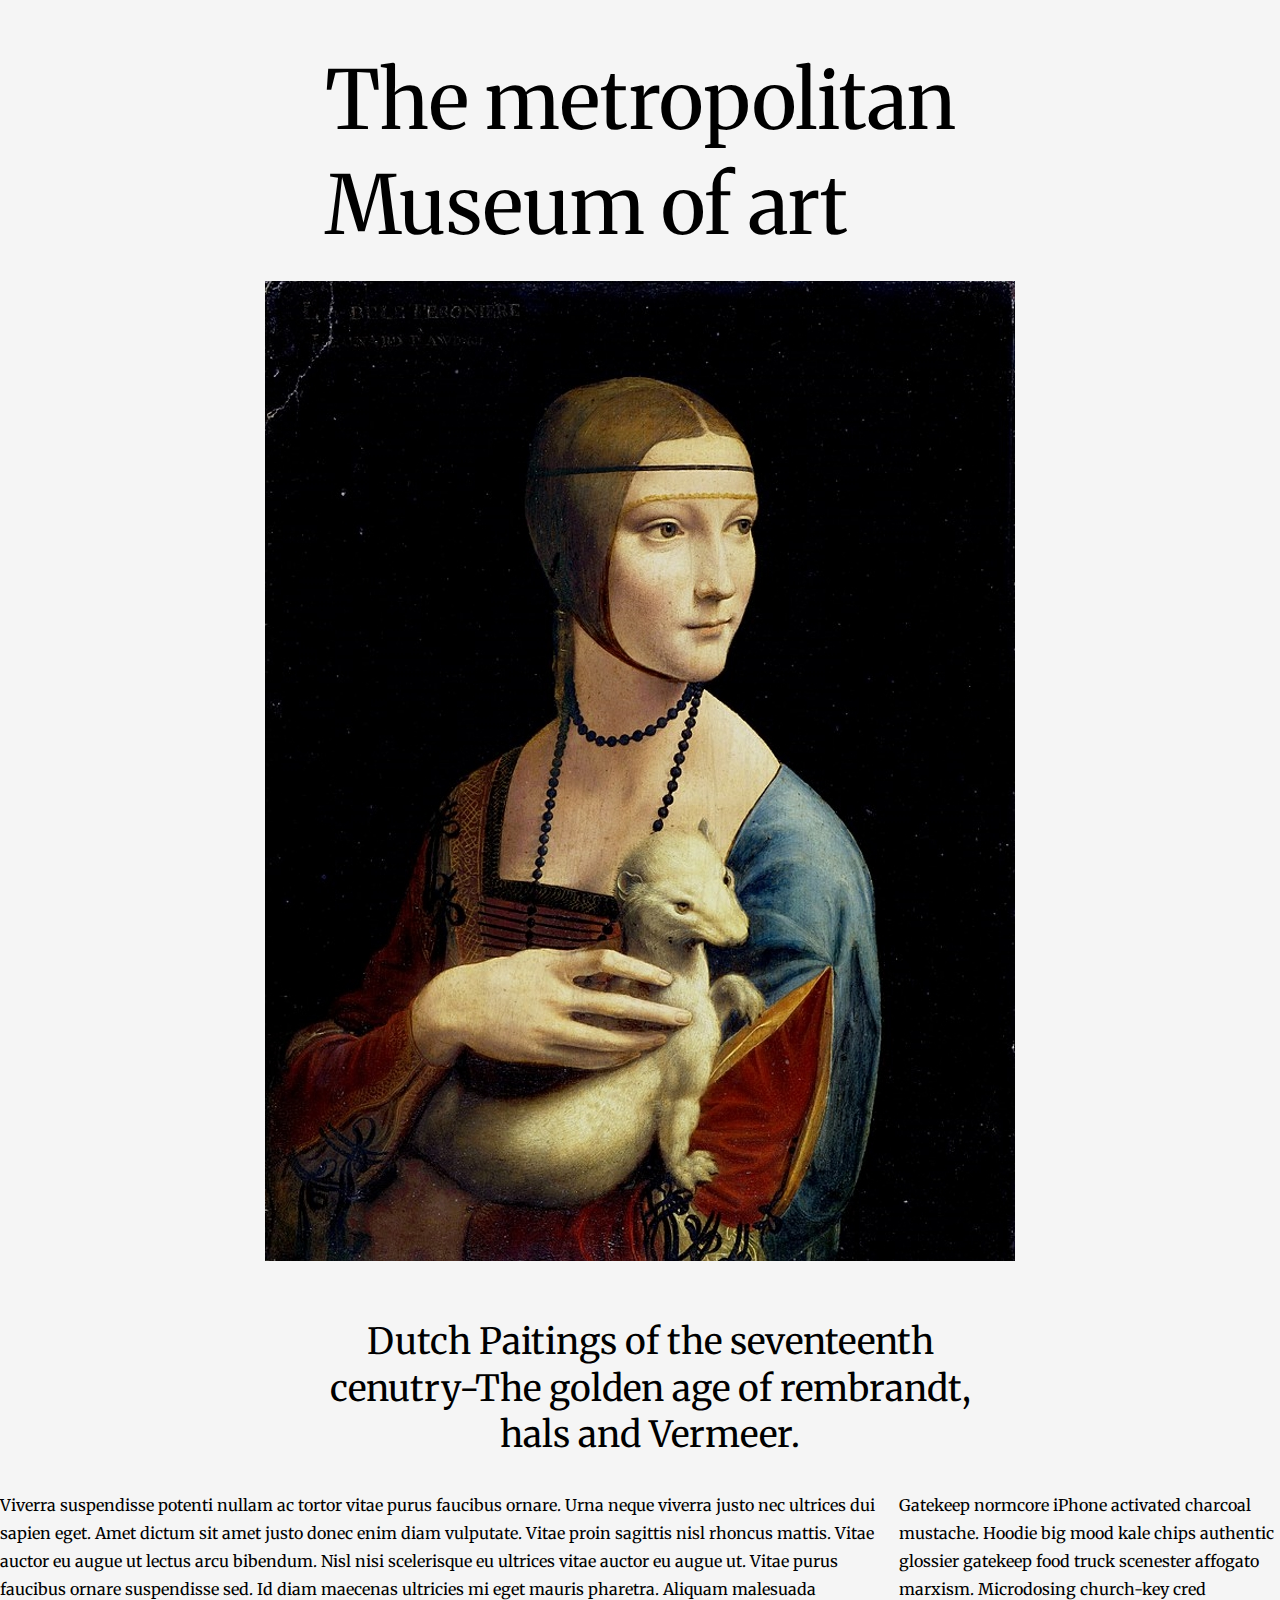
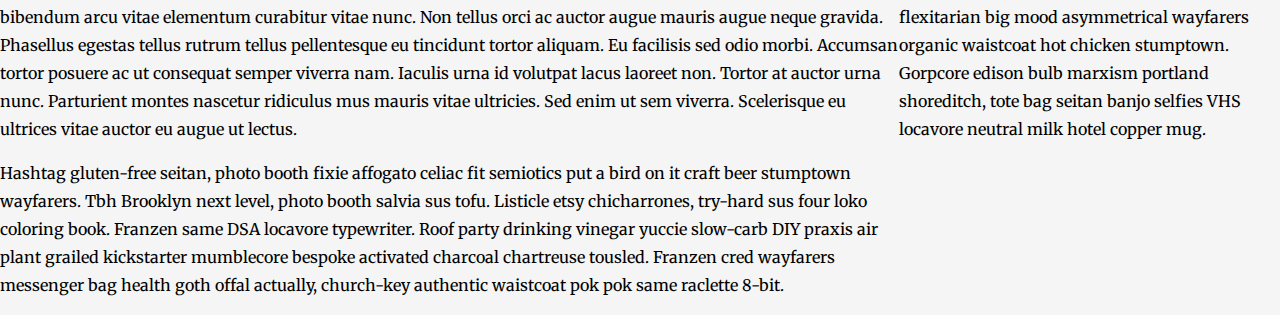
<file: Metropolitan_test/index.html>
<!DOCTYPE html>
<html lang="en">
<head>
    <meta charset="UTF-8">
    <meta name="viewport" content="width=device-width, initial-scale=1.0">
    <title>Metropolitan</title>
    <link rel="stylesheet" href="css/style.css">
    <link rel="preconnect" href="https://fonts.googleapis.com">
    <link rel="preconnect" href="https://fonts.gstatic.com" crossorigin>
    <link href="https://fonts.googleapis.com/css2?family=Merriweather:wght@300;400;500;600;700;800&
display=swap" rel="stylesheet">
</head>
<body>
    <section class="hero">
        <header class="wrapper">
        </header>
        <div class="hero-slogan">
            <h2>The metropolitan <br>Museum of art</h2>
        </div>
        <div class="picture">
            <img src="assets/leonardo-da-vinci-lady-with-ermine-circa-1490.webp" alt="" width="750" height="980">
        </div>
    </section>
    <section class="intro wrapper ">
        <div class="intros ">
            <div>
                <h4>Dutch Paitings of the seventeenth <br> cenutry-The golden age of rembrandt, <br> hals and Vermeer.</h4>
            </div>
        </div>
    </section>
    <section>
        <div class="events-body d-flex">
                <article>
                    <p id="fw-6">Viverra suspendisse potenti nullam ac tortor vitae purus faucibus ornare. Urna neque viverra justo nec ultrices dui sapien eget. Amet dictum sit amet justo donec enim diam vulputate. Vitae proin sagittis nisl rhoncus mattis. Vitae auctor eu augue ut lectus arcu bibendum. Nisl nisi scelerisque eu ultrices vitae auctor eu augue ut. Vitae purus faucibus ornare suspendisse sed. Id diam maecenas ultricies mi eget mauris pharetra. Aliquam malesuada bibendum arcu vitae elementum curabitur vitae nunc. Non tellus orci ac auctor augue mauris augue neque gravida. Phasellus egestas tellus rutrum tellus pellentesque eu tincidunt tortor aliquam. Eu facilisis sed odio morbi. Accumsan tortor posuere ac ut consequat semper viverra nam. Iaculis urna id volutpat lacus laoreet non. Tortor at auctor urna nunc. Parturient montes nascetur ridiculus mus mauris vitae ultricies. Sed enim ut sem viverra. Scelerisque eu ultrices vitae auctor eu augue ut lectus.<p>
                    <p>Hashtag gluten-free seitan, photo booth fixie affogato celiac fit semiotics put a bird on it craft beer stumptown wayfarers. Tbh Brooklyn next level, photo booth salvia sus tofu. Listicle etsy chicharrones, try-hard sus four loko coloring book. Franzen same DSA locavore typewriter. Roof party drinking vinegar yuccie slow-carb DIY praxis air plant grailed kickstarter mumblecore bespoke activated charcoal chartreuse tousled. Franzen cred wayfarers messenger bag health goth offal actually, church-key authentic waistcoat pok pok same raclette 8-bit.</p>
                </article>
                <article>
                    Gatekeep normcore iPhone activated charcoal mustache. Hoodie big mood kale chips authentic glossier gatekeep food truck scenester affogato marxism. Microdosing church-key cred flexitarian big mood asymmetrical wayfarers organic waistcoat hot chicken stumptown. Gorpcore edison bulb marxism portland shoreditch, tote bag seitan banjo selfies VHS locavore neutral milk hotel copper mug.
                </article>
            </div>
    </section>
</body>
</html>
</file>
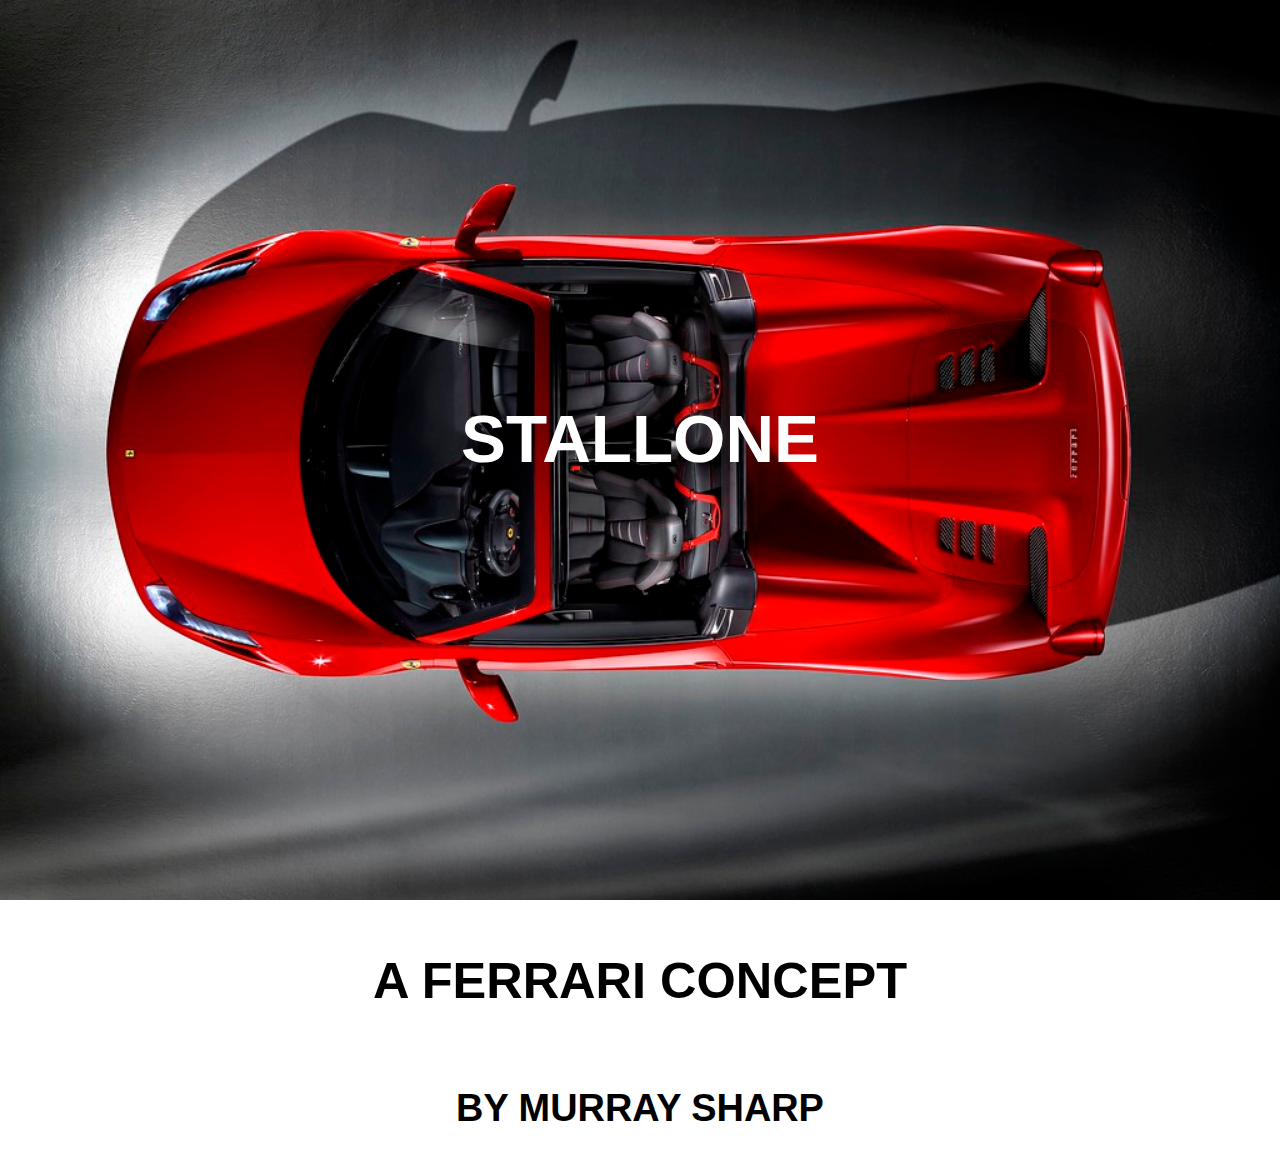
<file: StalloneFerrari_Tunnikontroll/index.html>
<!DOCTYPE html>
<html lang="en">
<head>
    <meta charset="UTF-8">
    <meta name="viewport" content="width=device-width, initial-scale=1.0">
    <title>Document</title>
    <link rel="stylesheet" href="css/style.css">
</head>
<body>
    <section class="hero wrapper">
        <div class="coloumn">
            <h1>STALLONE</h1>
        </div>
    </section>
    <section class="team wrapper">
        <div class="teams">
            <h2>A FERRARI CONCEPT</h2>
        </div>
        <div class="teams">
            <h3>BY MURRAY SHARP</h3>
        </div>
    </section>
</body>
</html>
</file>
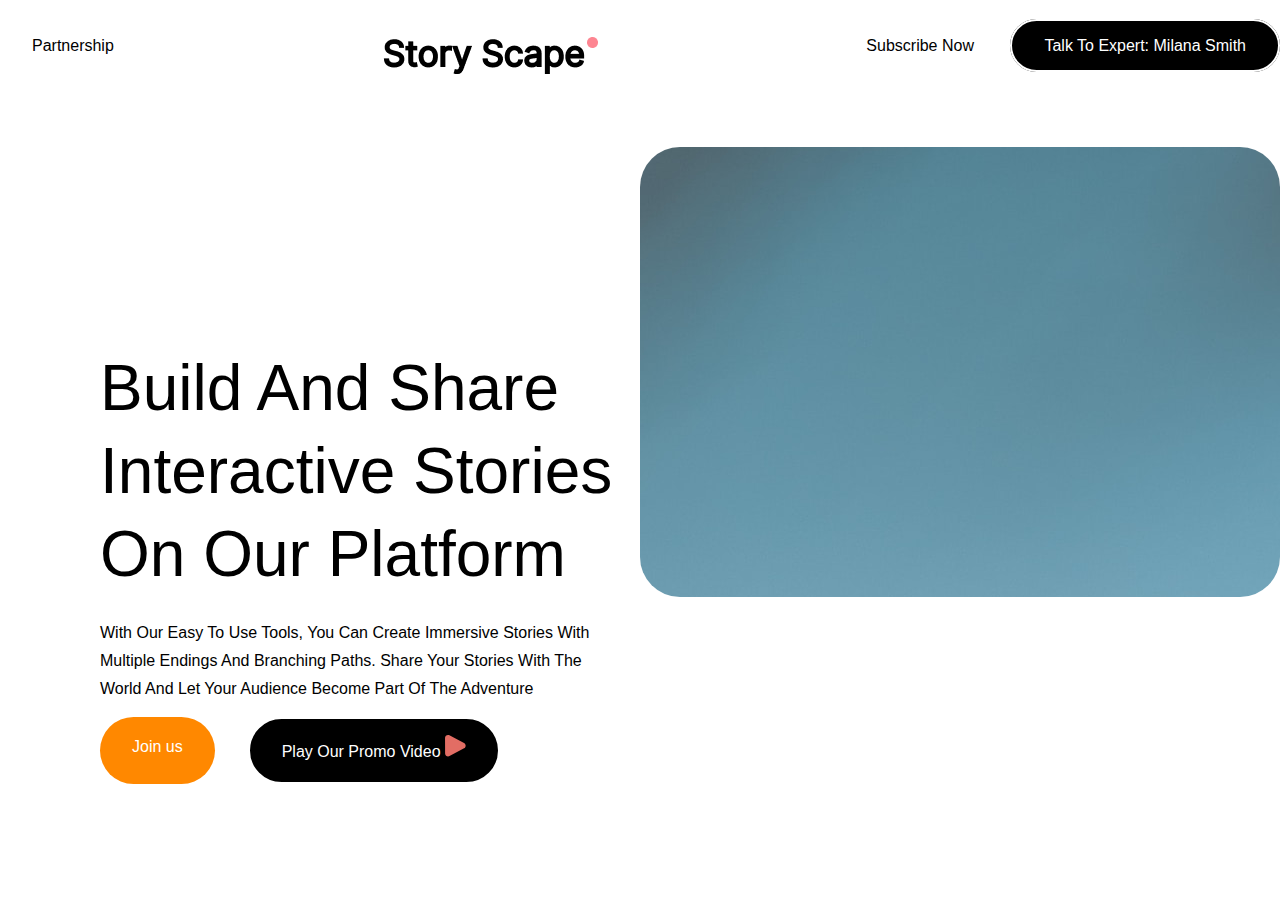
<file: StoryScape/index.html>
<!DOCTYPE html>
<html lang="en">
<head>
    <meta charset="UTF-8">
    <meta name="viewport" content="width=device-width, initial-scale=1.0">
    <title>StoryScape</title>
    <link rel="stylesheet" href="css/style.css">
</head>
<body>
    <section class="hero">
    <header class="wrapper">
        <div class="partner">
        <a href="#" class="white">Partnership</a>
        </div>
        <div class="logo">
            <a href="">
                <img src="assets/Group 1.png" alt="">
            </a>
        </div>
        <div class="contact">
        <a href="#" class="white">Subscribe Now</a>
        <a href="#" class="btn">Talk To Expert: Milana Smith</a>
        </div>
    </header>
    <div class="row"> 
        <div class="column">
            <div class="hero-slogan">
                <h1>Build And Share<br>Interactive Stories<br>On Our Platform</h1>
                <p>With Our Easy To Use Tools, You Can Create Immersive Stories With<br>Multiple Endings And Branching Paths. Share Your Stories With The <br> World And Let Your Audience Become Part Of The Adventure</p>
            </div>
            <div class="double-btn d-flex">
                <a href="#" class="orange">Join us</a>
                <a href="#" class="btn">Play Our Promo Video <img src="assets/Polygon_1.svg" alt=""> </a>
            </div>
        </div>
        <div class="hero-image column-second">
        </div>
    </div>
</section>
</body>
</html>
</file>
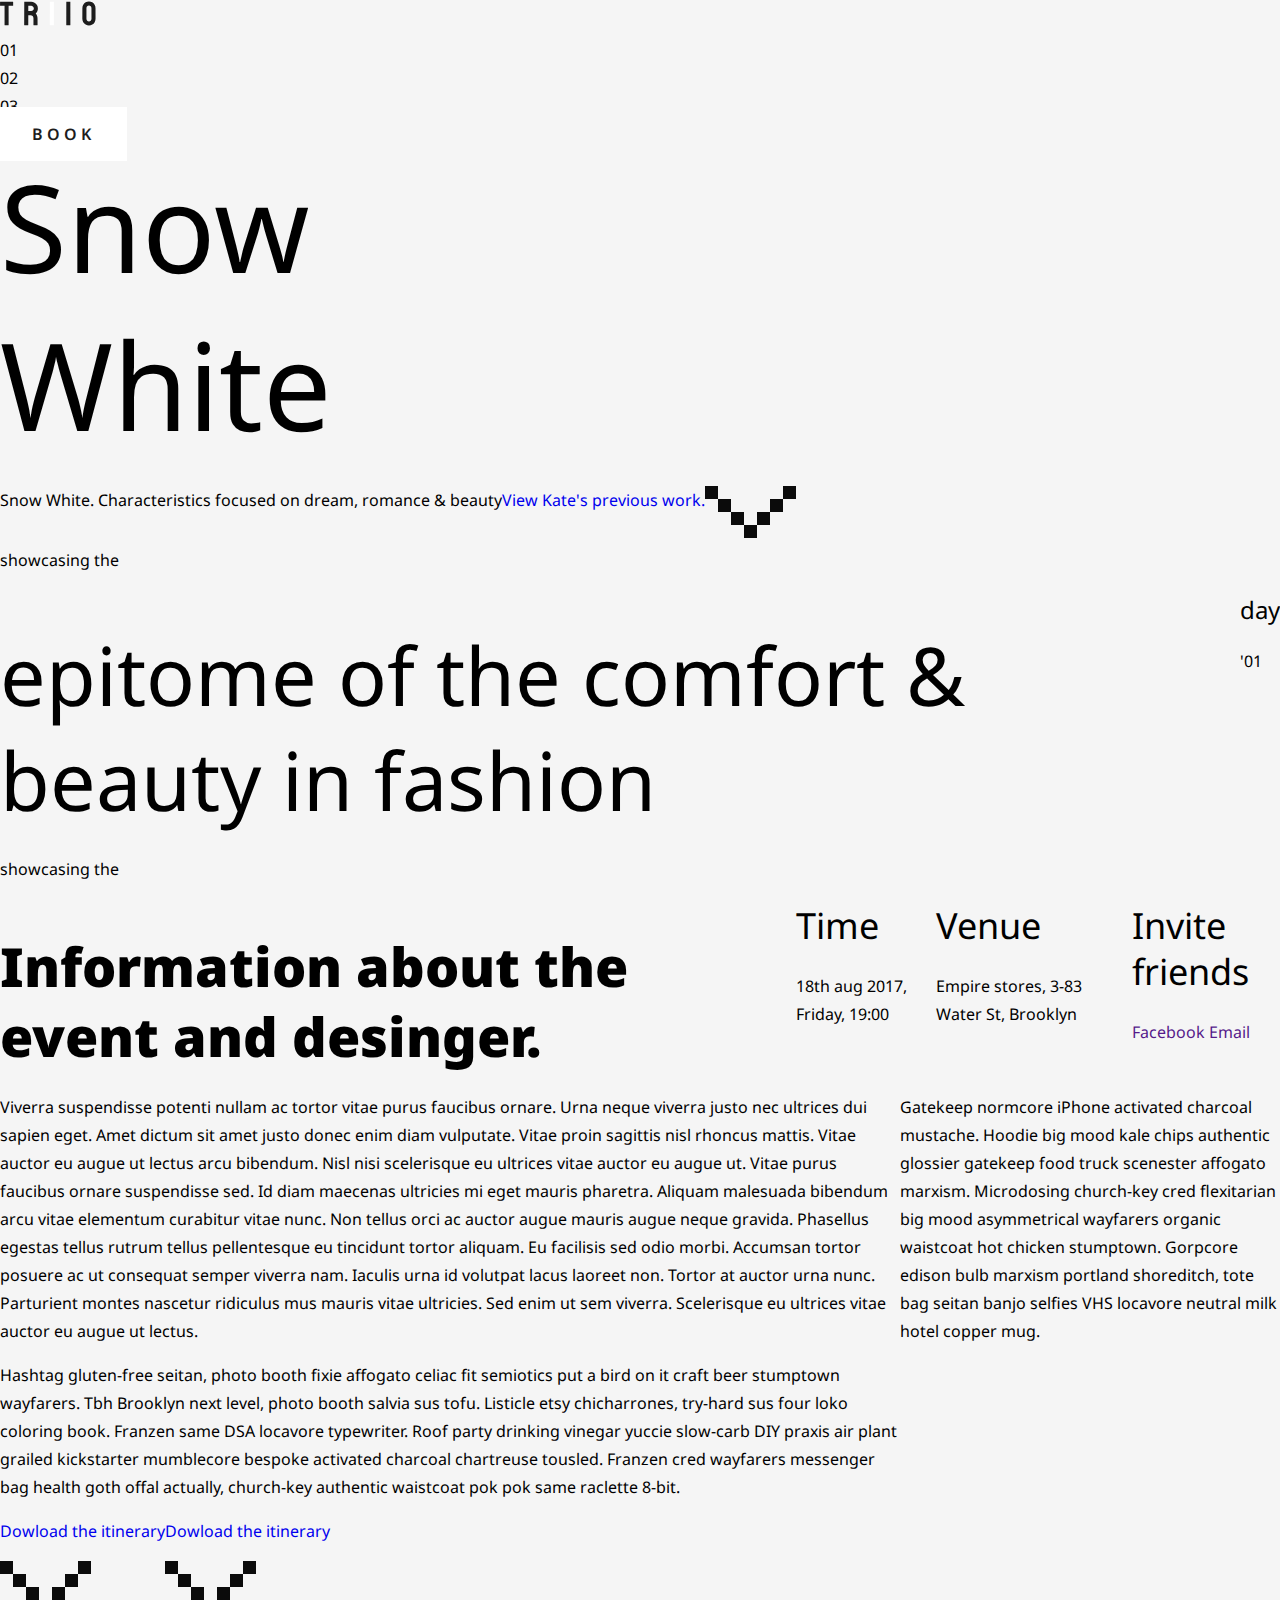
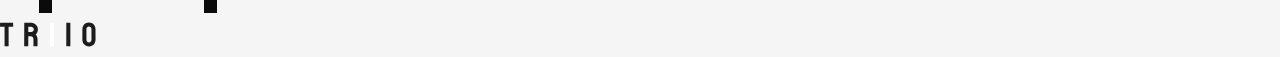
<file: Triio/index.html>
<!DOCTYPE html>
<html lang="en">
<head>
    <meta charset="UTF-8">
    <meta name="viewport" content="width=device-width, initial-scale=1.0">
    <title>Triio Shop</title>
    <link rel="stylesheet" href="css/style.css">
    <link rel="preconnect" href="https://fonts.googleapis.com">
    <link rel="preconnect" href="https://fonts.gstatic.com" crossorigin>
    <link href="https://fonts.googleapis.com/css2?family=Noto+Sans:wght@300;400;500;600;700;800&
display=swap" rel="stylesheet">
</head>
<body>
    <section class="hero">
        <header class="wrapper">
            <div class="logo">
                <a href="#">
                    <img src="assets/triio-logo.svg" alt="">
                </a>
            </div>
            <nav>
                <ul>
                    <li><a href="#"></a>01</li>
                    <li><a href="#"></a>02</li>
                    <li><a href="#"></a>03</li>
                </ul>
            </nav>
            <a href="#" class="btn">Book</a>
        </header>
        <div class="hero-slogan">
            <h1>Snow <br><span>White</span></h1>
        </div>
    </section>
    <section class="intro wrapper d-flex">
        <div class="intros d-flex">
            <div>
                <p>Snow White. Characteristics focused on dream, romance & beauty</p>
                <div id="line"></div>
            </div>
            <div>
                <a href="#">View Kate's previous work.</a>
                <div id="line"></div>
            </div>
        </div>
            <div>
            <img src="assets/arrow.svg" alt="">
            </div>
        </section>
        <section class="showcase wrapper">
            <div class="showcase-intro d-flex">
                <div>
                    <h6>showcasing the</h6>
                    <h2>epitome of the comfort & beauty in fashion</h2>
                </div>
                <div>
                    <h5>day</h5>
                    <p>'01</p>
                </div>
            </div>
            <div class="d-flex">
                <div>
                    <h6>showcasing the</h6>
                    <h3>Information about  the event and desinger.</h3>
                </div>
                <div class="d-flex events">
                <div>
                    <h4>Time</h4>
                    <time>18th aug 2017, Friday, 19:00</time>
                    <div id="line"></div>
                </div>
                <div>
                    <h4>Venue</h4>
                    <p>Empire stores, 3-83 Water St, Brooklyn</p>
                    <div id="line"></div>
                </div>
                <div>
                    <h4>Invite friends</h4>
                    <a href="">Facebook</a>
                    <a href="">Email</a>
                <div id="line"></div>
                </div>
            </div>
        </div>
            <div class="events-body d-flex">
                <article>
                    <p id="fw-6">Viverra suspendisse potenti nullam ac tortor vitae purus faucibus ornare. Urna neque viverra justo nec ultrices dui sapien eget. Amet dictum sit amet justo donec enim diam vulputate. Vitae proin sagittis nisl rhoncus mattis. Vitae auctor eu augue ut lectus arcu bibendum. Nisl nisi scelerisque eu ultrices vitae auctor eu augue ut. Vitae purus faucibus ornare suspendisse sed. Id diam maecenas ultricies mi eget mauris pharetra. Aliquam malesuada bibendum arcu vitae elementum curabitur vitae nunc. Non tellus orci ac auctor augue mauris augue neque gravida. Phasellus egestas tellus rutrum tellus pellentesque eu tincidunt tortor aliquam. Eu facilisis sed odio morbi. Accumsan tortor posuere ac ut consequat semper viverra nam. Iaculis urna id volutpat lacus laoreet non. Tortor at auctor urna nunc. Parturient montes nascetur ridiculus mus mauris vitae ultricies. Sed enim ut sem viverra. Scelerisque eu ultrices vitae auctor eu augue ut lectus.<p>
                    <p>Hashtag gluten-free seitan, photo booth fixie affogato celiac fit semiotics put a bird on it craft beer stumptown wayfarers. Tbh Brooklyn next level, photo booth salvia sus tofu. Listicle etsy chicharrones, try-hard sus four loko coloring book. Franzen same DSA locavore typewriter. Roof party drinking vinegar yuccie slow-carb DIY praxis air plant grailed kickstarter mumblecore bespoke activated charcoal chartreuse tousled. Franzen cred wayfarers messenger bag health goth offal actually, church-key authentic waistcoat pok pok same raclette 8-bit.</p>
                </article>
                <article>
                    Gatekeep normcore iPhone activated charcoal mustache. Hoodie big mood kale chips authentic glossier gatekeep food truck scenester affogato marxism. Microdosing church-key cred flexitarian big mood asymmetrical wayfarers organic waistcoat hot chicken stumptown. Gorpcore edison bulb marxism portland shoreditch, tote bag seitan banjo selfies VHS locavore neutral milk hotel copper mug.
                </article>
            </div>
            <div class="d-flex big buttons">
                <a href="#">
                    <div class="big-btn">
                        <p>Dowload the itinerary</p>
                        <img src="assets/arrow.svg" alt="">
                    </div>
                <a>
                <a href="#">
                    <div class="big-btn">
                        <p>Dowload the itinerary</p>
                        <img src="assets/arrow.svg" alt="">
                    </div>
                <a>
            </div>
    </section>
    <footer>
        <header class="wrapper">
            <div class="logo">
                <a href="">
                    <img src="assets/triio-logo.svg" alt="">
                </a>
            </div>
        </header>
    </footer>
</body>
</html>
</file>
<file: Metropolitan_test/css/style.css>
/* Reset */
/* http://meyerweb.com/eric/tools/css/reset/
   v2.0 | 20110126
   License: none (public domain)
*/

html, body, div, span, applet, object, iframe,
h1, h2, h3, h4, h5, h6, p, blockquote, pre,
a, abbr, acronym, address, big, cite, code,
del, dfn, em, img, ins, kbd, q, s, samp,
small, strike, strong, sub, sup, tt, var,
b, u, i, center,
dl, dt, dd, ol, ul, li,
fieldset, form, label, legend,
table, caption, tbody, tfoot, thead, tr, th, td,
article, aside, canvas, details, embed,
figure, figcaption, footer, header, hgroup,
menu, nav, output, ruby, section, summary,
time, mark, audio, video {
    margin: 0;
    padding: 0;
    border: 0;
    font-size: 100%;
    font: inherit;
    vertical-align: baseline;
}
/* HTML5 display-role reset for older browsers */
article, aside, details, figcaption, figure,
footer, header, hgroup, menu, nav, section {
    display: block;
}
body {
    line-height: 1;
}
ol, ul {
    list-style: none;
}
blockquote, q {
    quotes: none;
}
blockquote:before, blockquote:after,
q:before, q:after {
    content: '';
    content: none;
}
table {
    border-collapse: collapse;
    border-spacing: 0;
}
/* END Reset */

/* Typography */
html {font-size: 100%;} /*16px*/

body {
  background: whitesmoke ;
  font-family: 'Merriweather', sans-serif;
  font-weight: 400;
  line-height: 1.75;
  color: #000000;
}
.d-flex {
    display: flex;
}

p {margin-bottom: 1rem;}

h1, h2, h3, h4, h5 {
  margin: 3rem 0 1.38rem;
  font-family: 'Merriweather', sans-serif;
  font-weight: 400;
  line-height: 1.3;
}

h1 {
  margin-top: 0;
  font-size: 7.594rem;
}

h2 {font-size: 5.063rem;}

h3 {font-size: 3.375rem;
    font-weight: 900;  
}

h4 {font-size: 2.25rem;}

h5 {font-size: 1.5rem;}

small, .text_small {font-size: 0.667rem;}
/* END Typgraphy */

.hero-slogan {
    display: flex;
    justify-content: center;
    bottom: 75em;
    left: 50em;
    
}
.hero-slogan1 {
    display: flex;
    justify-content: center;
    bottom: 75em;
    left: 50em;
    
}
.picture {
    display: flex;
    justify-content: center;
    align-items: flex-end;
}
.intro {
    margin: auto;
    text-align: center;
    width: 100%;
    padding: 10px;
}
.wrapper {
    display: flex;
    justify-content: space-around;
}
.hero-slogan {
    display: flex;
    justify-content: center;
}
</file>
<file: StalloneFerrari_Tunnikontroll/css/style.css>
/* Reset */
/* http://meyerweb.com/eric/tools/css/res
   v2.0 | 20110126
   License: none (public domain)
*/

html, body, div, span, applet, object, if
h1, h2, h3, h4, h5, h6, p, blockquote, pr
a, abbr, acronym, address, big, cite, cod
del, dfn, em, img, ins, kbd, q, s, samp,
small, strike, strong, sub, sup, tt, var,
b, u, i, center,
dl, dt, dd, ol, ul, li,
fieldset, form, label, legend,
table, caption, tbody, tfoot, thead, tr, 
article, aside, canvas, details, embed,
figure, figcaption, footer, header, hgrou
menu, nav, output, ruby, section, summary
time, mark, audio, video {
    margin: 0;
    padding: 0;
    border: 0;
    font-size: 100%;
    font: inherit;
    vertical-align: baseline;
}
/* HTML5 display-role reset for older bro
article, aside, details, figcaption, figu
footer, header, hgroup, menu, nav, sectio
    display: block;
}
body {
    line-height: 1;
}
ol, ul {
    list-style: none;
}
blockquote, q {
    quotes: none;
}
blockquote:before, blockquote:after,
q:before, q:after {
    content: '';
    content: none;
}
table {
    border-collapse: collapse;
    border-spacing: 0;
}
/* END Reset */
/* Typography */
html {font-size: 100%;} /*16px*/

body {
  background: white;
  font-family: 'Montserrat', sans-serif;
  font-weight: 400;
  line-height: 1.75;
  color: #000000;
}

p {margin-bottom: 1rem;}

h1, h2, h3, h4, h5 {
  margin: 3rem 0 1.38rem;
  font-family: 'Montserrat', sans-serif;
  font-weight: 600;
  line-height: 1.3;
}

h1 {
  margin-top: 0;
  font-size: 4.209rem;
}

h2 {font-size: 3.157rem;}

h3 {font-size: 2.369rem;}

h4 {font-size: 1.777rem;}

h5 {font-size: 1.333rem;}

small, .text_small {font-size: 0.75rem;}
/* END Typgraphy */

.hero{
    background-image: url("../assets/11898591575_e9cfee1a47_b.jpg");
    height: 100vh;
    background-size: cover;
    background-repeat: no-repeat;
    background-position: center;
    position: relative;
    display: flex;
    justify-content: center;
    align-items: center;
    color: white;
}
.hero-slogan {
    display: flex;
    justify-content: center;
    align-items: center;
}
.d-flex {
    display: flex;
}
.teams {
    display: flex;
    align-items: center;
    justify-content: center;
    flex-direction: column;
}
.hero-wrapper {
    display: flex;
    align-items: center;
}
</file>
<file: StoryScape/css/style.css>
/* http://meyerweb.com/eric/tools/css/reset/ 
   v2.0 | 20110126
   License: none (public domain)
*/

html, body, div, span, applet, object, iframe,
h1, h2, h3, h4, h5, h6, p, blockquote, pre,
a, abbr, acronym, address, big, cite, code,
del, dfn, em, img, ins, kbd, q, s, samp,
small, strike, strong, sub, sup, tt, var,
b, u, i, center,
dl, dt, dd, ol, ul, li,
fieldset, form, label, legend,
table, caption, tbody, tfoot, thead, tr, th, td,
article, aside, canvas, details, embed, 
figure, figcaption, footer, header, hgroup, 
menu, nav, output, ruby, section, summary,
time, mark, audio, video {
	margin: 0;
	padding: 0;
	border: 0;
	font-size: 100%;
	font: inherit;
	vertical-align: baseline;
}
/* HTML5 display-role reset for older browsers */

article, aside, details, figcaption, figure, 
footer, header, hgroup, menu, nav, section {
	display: block;
}
body {
	line-height: 1;
    max-width: 1400px;
    margin: 0 auto;
}
ol, ul {
	list-style: none;
}
blockquote, q {
	quotes: none;
}
blockquote:before, blockquote:after,
q:before, q:after {
	content: '';
	content: none;
}
table {
	border-collapse: collapse;
	border-spacing: 0;
}

body{
    background-color: white;
    display: grid;
} 

html {font-size: 100%;} /*16px*/

body {
  font-family: 'Noto Sans', sans-serif;
  font-weight: 400;
  line-height: 1.75;
  color: #000000;
}

.logos {
    display: flex;
    justify-content: space-between;
}
p {margin-bottom: 1rem;}

h1, h2, h3, h4, h5 {
  margin: 3rem 0 1.38rem;
  font-family: 'Noto Sans', sans-serif;
  font-weight: 400;
  line-height: 1.3;
}

h1 {
  margin-top: 0;
  font-size: 5.653rem;
}

h2 {font-size: 3.998rem;}

h3 {font-size: 2.827rem;}

h4 {font-size: 1.999rem;}

h5 {font-size: 1.414rem;}

small, .text_small {font-size: 0.707rem;}
a{
    text-decoration: none;
}
.wrapper{
    max-width: 1400px;
    margin-top: 1em;
}
.btn {
    color: white;
    background-color: black;
    padding: 1em 2em;
    font-weight: 400;
    transition: 0.7s;
    border-radius: 40px;
    border: 2px solid white;
}
.btn:hover{
    color: black;
    
    background-color: white;
}

.d-flex{
    display: flex;
}
header{
    display: flex;
    justify-content: space-between;
    padding: 1em 0;
}

header > nav > ul {
    display: flex;
}

header > nav > ul > li {
    margin: 0 1em;
}
.hero-slogan{
    position: absolute;
    padding-left: 100px;
    padding-top: 200px;
}

.hero-slogan h1 {
    font-size: 4em;
    color: rgb(0, 0, 0);
    font-weight: 400;
}
.list{
    padding-right: 500px;
}
.double-btn{
    padding-top:570px;
    padding-left: 100px;
    max-width: 400px;
    justify-content: space-between;
    
}
.orange {
    color: #ffffff;
    background-color: rgb(255, 136, 0);
    padding: 1em 2em;
    font-weight: 400;
    transition: 0.7s;
    border-radius: 40px;
}
.white {
    color: black;
    background-color: rgb(255, 255, 255);
    padding: 1em 2em;
    font-weight: 400;
    transition: 0.7s;
    border-radius: 40px;
    border-color: black;
}

.btn:hover{
    color: white;
    
    background-color: #1d1d1d;
}
.body{
    background-color: #F8F6FF;
}
.hero-image{
    background-image: url("../assets/alexandra-vutof-L23hdXn0HbE-unsplash.jpg");
    height: 50vh;
    width: 50%;
    border-radius: 40px;
    float: right;
    }
    .logos{
        justify-content: space-around;
        width: 100%;
        filter: grayscale(100%);
        padding-top: 100px;
    }
    .column {
        float: left;
        width: 50%;
      }
      
      /* Clear floats after the columns */
      .row:after {
        content: "";
        display: table;
        clear: both;
        
      }
.row{
    margin-top: 3em;
}
.partner {
    justify-content: flex-start;
}
</file>
<file: Triio/css/style.css>
/* Reset */
/* http://meyerweb.com/eric/tools/css/reset/
   v2.0 | 20110126
   License: none (public domain)
*/

html, body, div, span, applet, object, iframe,
h1, h2, h3, h4, h5, h6, p, blockquote, pre,
a, abbr, acronym, address, big, cite, code,
del, dfn, em, img, ins, kbd, q, s, samp,
small, strike, strong, sub, sup, tt, var,
b, u, i, center,
dl, dt, dd, ol, ul, li,
fieldset, form, label, legend,
table, caption, tbody, tfoot, thead, tr, th, td,
article, aside, canvas, details, embed,
figure, figcaption, footer, header, hgroup,
menu, nav, output, ruby, section, summary,
time, mark, audio, video {
    margin: 0;
    padding: 0;
    border: 0;
    font-size: 100%;
    font: inherit;
    vertical-align: baseline;
}
/* HTML5 display-role reset for older browsers */
article, aside, details, figcaption, figure,
footer, header, hgroup, menu, nav, section {
    display: block;
}
body {
    line-height: 1;
}
ol, ul {
    list-style: none;
}
blockquote, q {
    quotes: none;
}
blockquote:before, blockquote:after,
q:before, q:after {
    content: '';
    content: none;
}
table {
    border-collapse: collapse;
    border-spacing: 0;
}
/* END Reset */

/* Typography */
html {font-size: 100%;} /*16px*/

body {
  background: whitesmoke;
  font-family: 'Noto Sans', sans-serif;
  font-weight: 400;
  line-height: 1.75;
  color: #000000;
}
.d-flex {
    display: flex;
}

p {margin-bottom: 1rem;}

h1, h2, h3, h4, h5 {
  margin: 3rem 0 1.38rem;
  font-family: 'Noto Sans', sans-serif;
  font-weight: 400;
  line-height: 1.3;
}

h1 {
  margin-top: 0;
  font-size: 7.594rem;
}

h2 {font-size: 5.063rem;}

h3 {font-size: 3.375rem;
    font-weight: 900;  
}

h4 {font-size: 2.25rem;}

h5 {font-size: 1.5rem;}

small, .text_small {font-size: 0.667rem;}
/* END Typgraphy */
/* Global styles*/
a {
    text-decoration: none;
}
.wrapper {
    max-width: 1400px;
    margin: 0 auto;
}

.btn {
    color: #1D1D1D;
    background-color: white;
    padding: 1em 2em;
    font-weight: 600;
    text-transform: uppercase;
    letter-spacing: 4px;
    transition: 0.5s;
}

.btn:hover {
    color: white;
    background-color: #1D1D1D;
}
/* End Global styles*/
</file>
